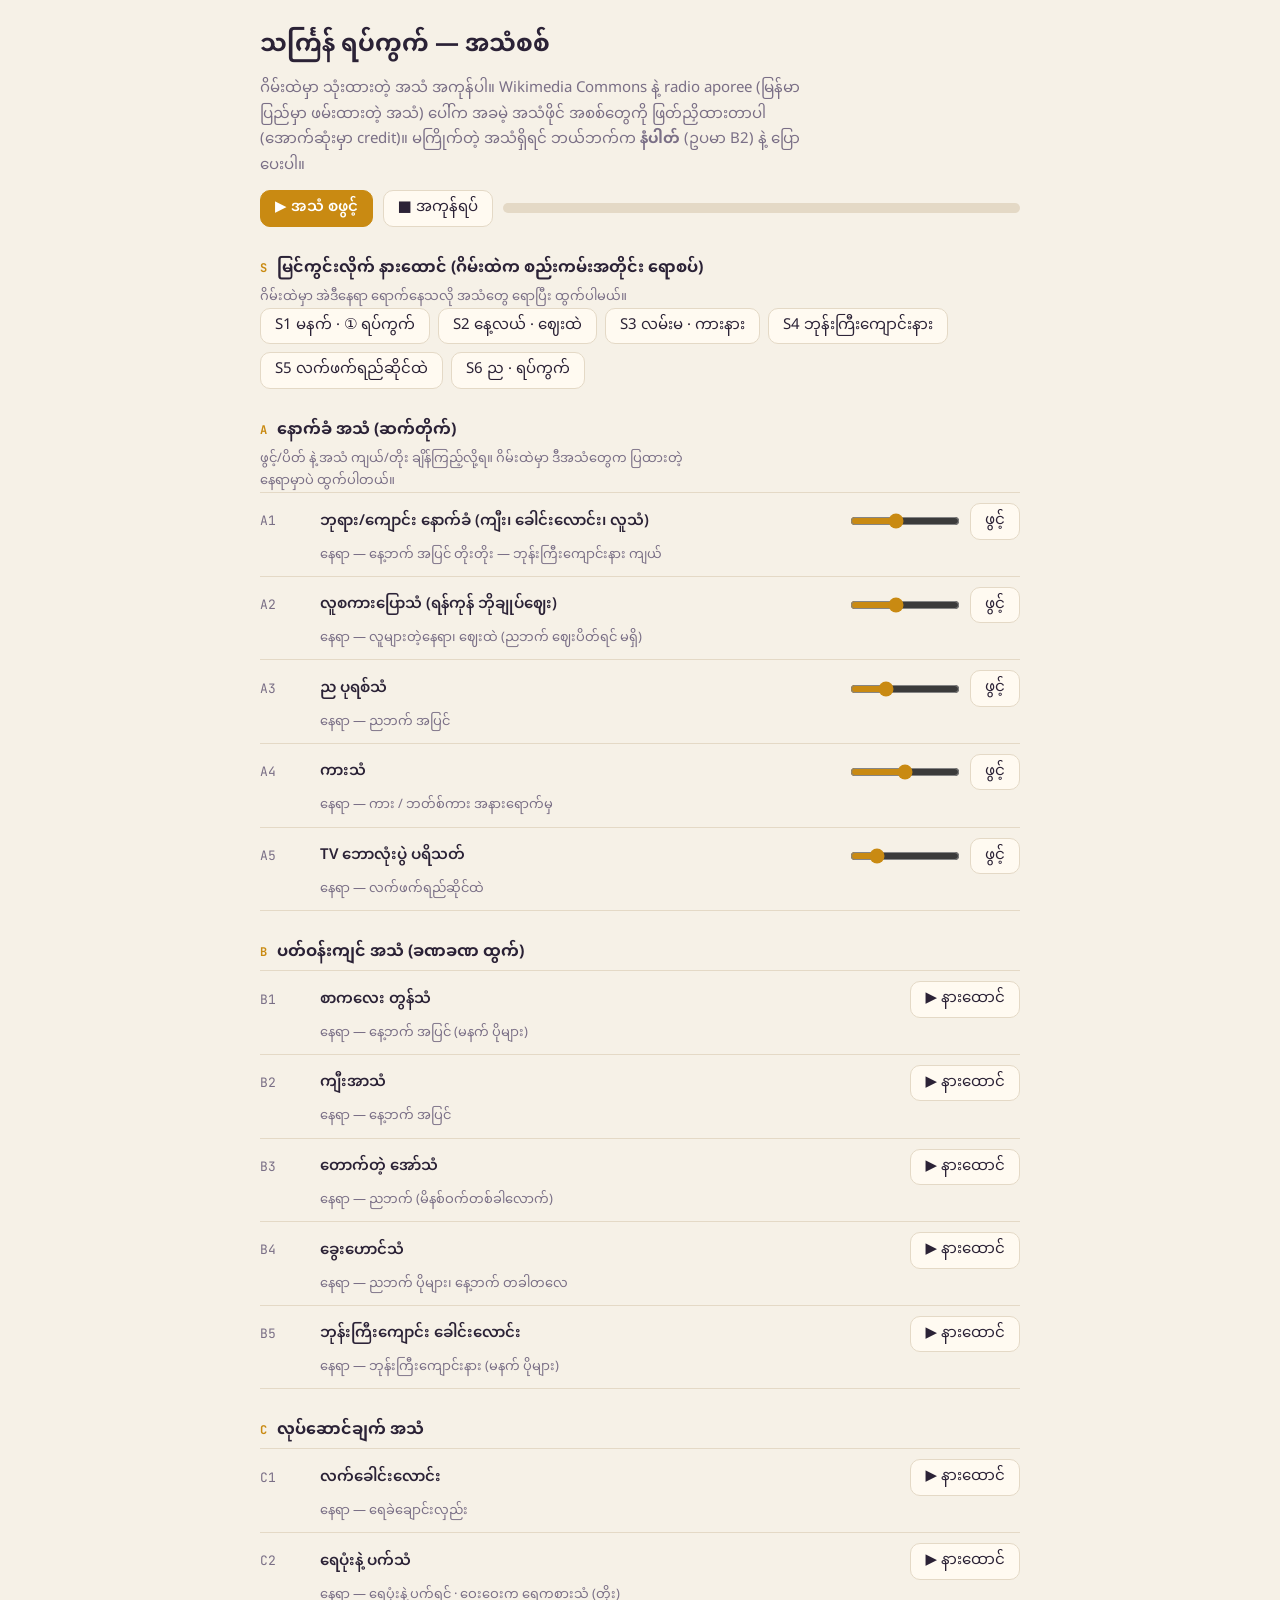
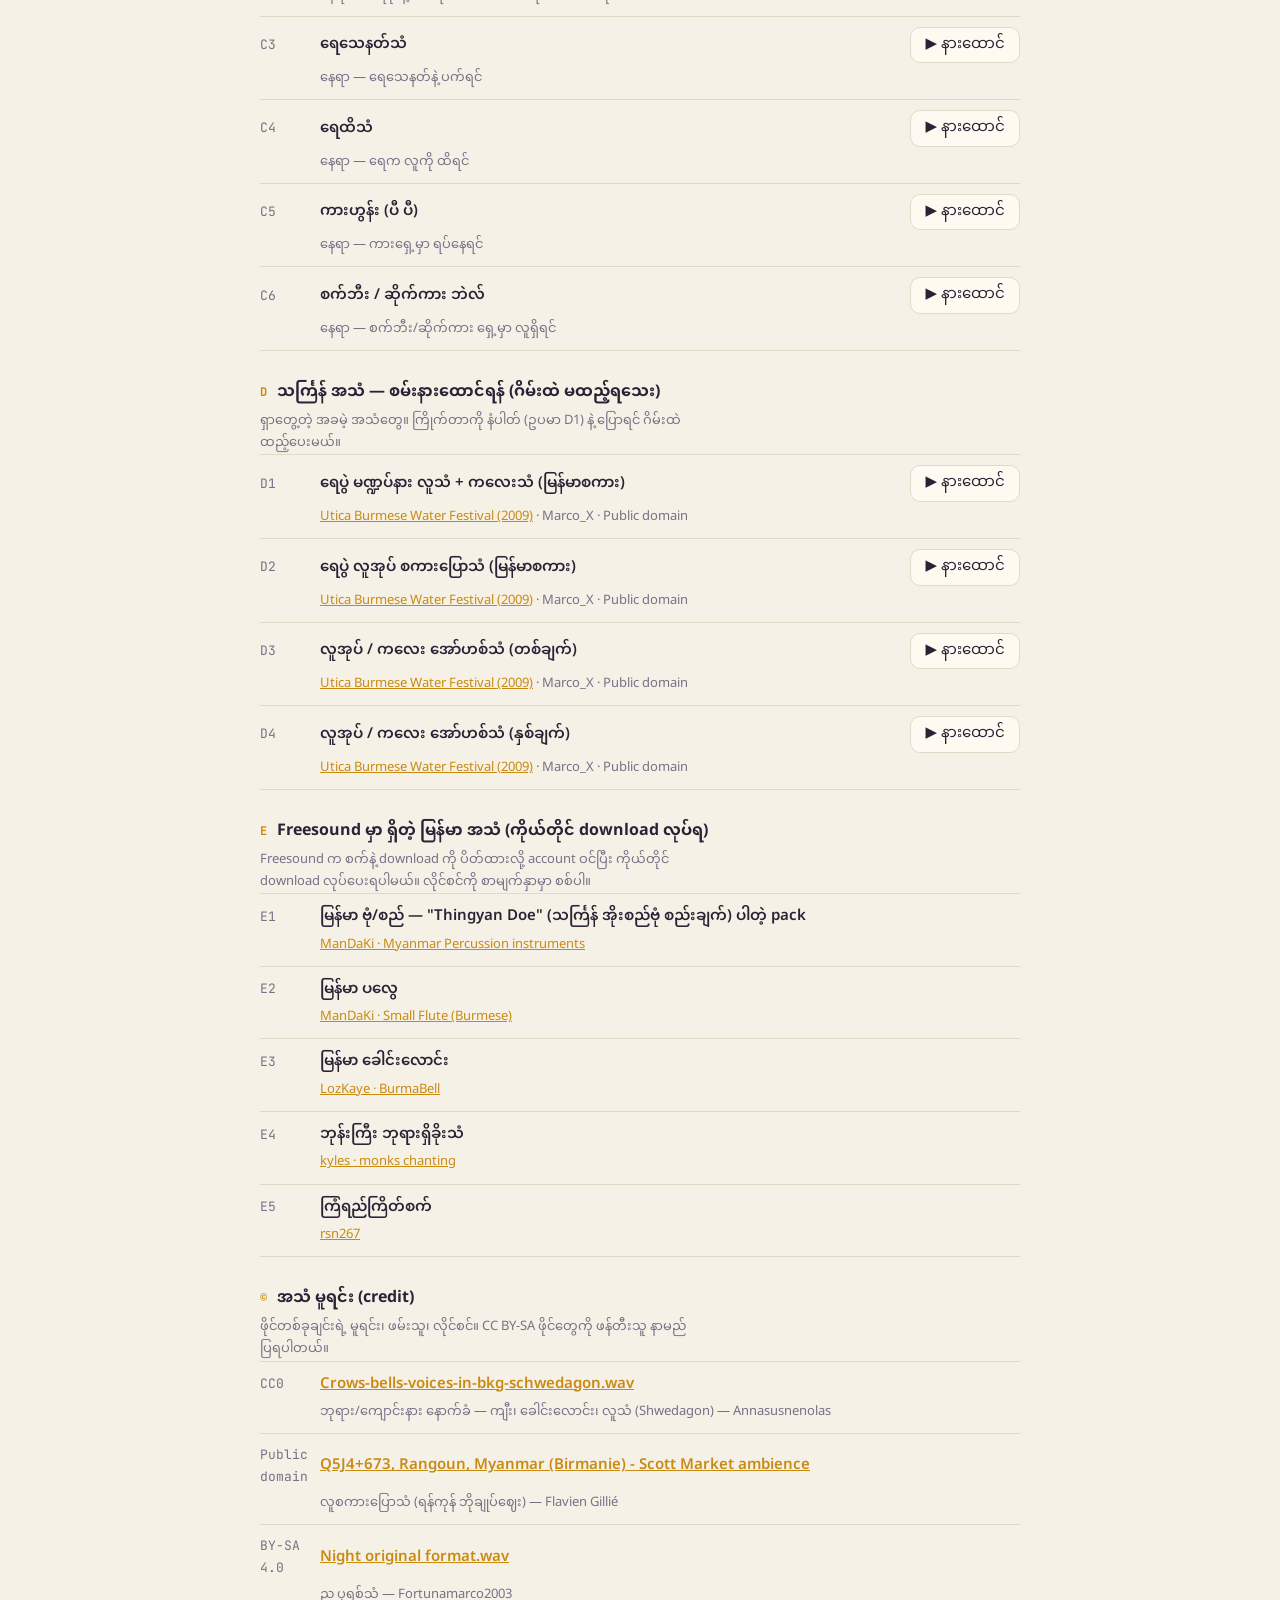
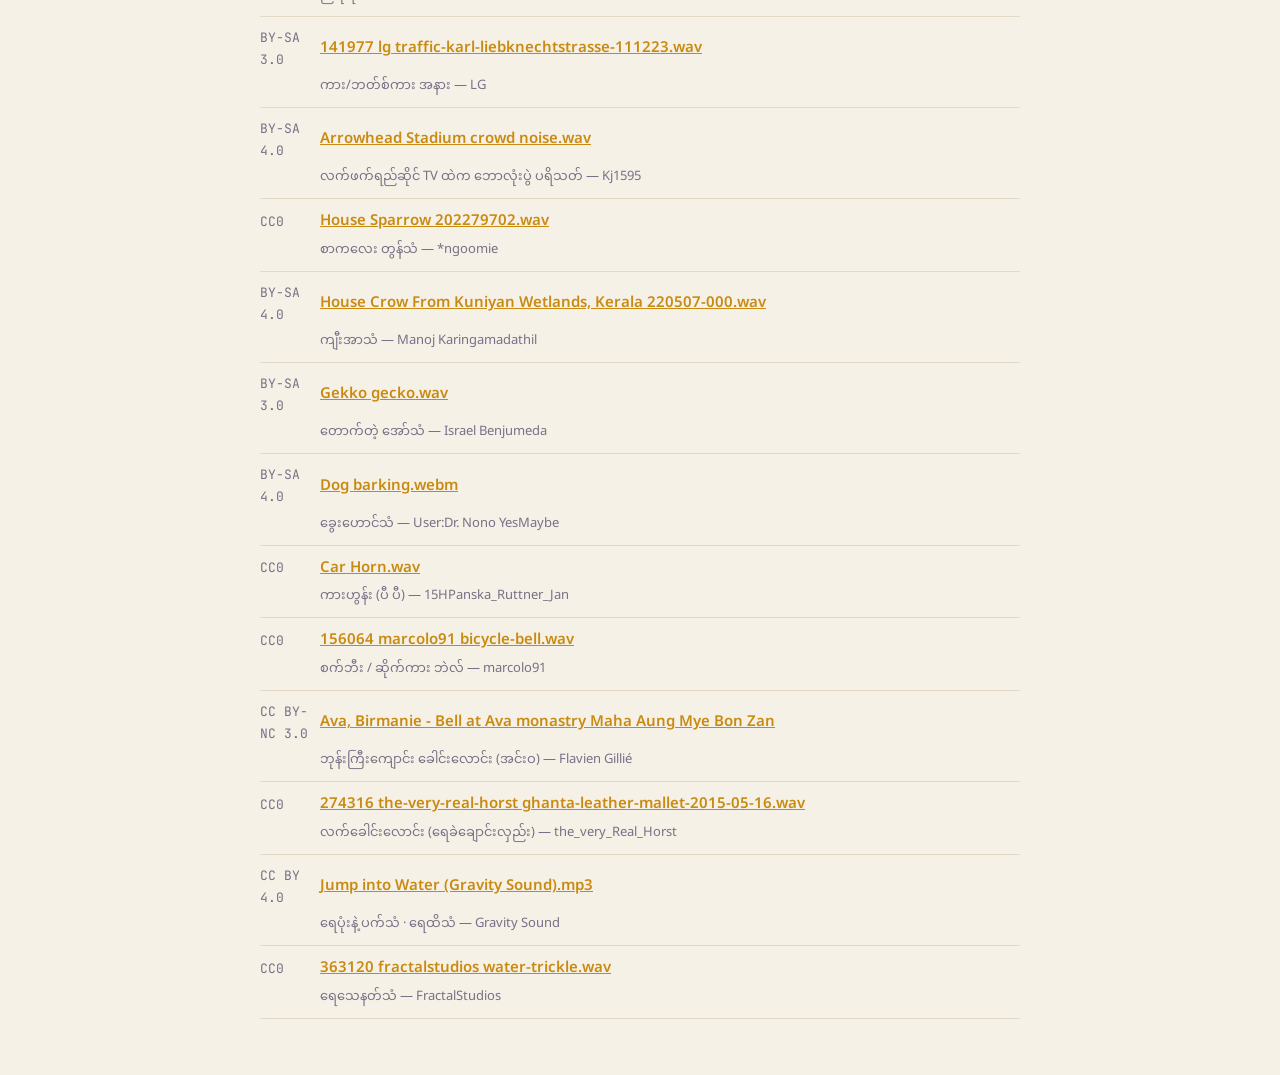
<file: sound-test.html>
<!doctype html>
<html lang="my">
<head>
<meta charset="utf-8">
<meta name="viewport" content="width=device-width, initial-scale=1, viewport-fit=cover">
<title>သင်္ကြန် အသံစစ်</title>
<meta name="claude:viewport-fit-sides" content="cover">
<link rel="preconnect" href="https://fonts.googleapis.com">
<link rel="preconnect" href="https://fonts.gstatic.com" crossorigin>
<link rel="stylesheet" href="https://fonts.googleapis.com/css2?family=Noto+Sans+Myanmar:wght@400;600;700&family=JetBrains+Mono:wght@500&display=swap">
<style>
  /* layout: one narrow column of rows, like a sound engineer's cue sheet — scene buttons on top, then beds, events, effects */
  :root {
    --bg: #f6f1e7; --panel: #fffaf1; --ink: #2b2236; --muted: #7a6f86; --line: #e4d9c6;
    --accent: #c98a12; --accent-ink: #ffffff; --on: #3f7a5a; --meter: #e0a21b;
    --f-body: "Noto Sans Myanmar", "Padauk", "Myanmar Text", system-ui, sans-serif;
    --f-mono: "JetBrains Mono", ui-monospace, Menlo, monospace;
  }
  @media (prefers-color-scheme: dark) { :root:not([data-theme="light"]) {
    --bg: #17142a; --panel: #211d38; --ink: #efe8f8; --muted: #a89fbd; --line: #36305a;
    --accent: #f0b33a; --accent-ink: #1d1830; --on: #7fcf9c; --meter: #f0b33a; color-scheme: dark } }
  :root[data-theme="dark"] {
    --bg: #17142a; --panel: #211d38; --ink: #efe8f8; --muted: #a89fbd; --line: #36305a;
    --accent: #f0b33a; --accent-ink: #1d1830; --on: #7fcf9c; --meter: #f0b33a; color-scheme: dark }
  body { background: var(--bg); color: var(--ink); font-family: var(--f-body); font-size: 15px; line-height: 1.7;
    padding-left: max(16px, env(safe-area-inset-left, 0px)); padding-right: max(16px, env(safe-area-inset-right, 0px)); padding-block: 20px 48px }
  main { max-width: 760px; margin: 0 auto; display: grid; gap: 28px }
  h1 { font-size: 24px; margin: 0; text-wrap: balance; line-height: 1.5 }
  h2 { font-size: 16px; margin: 0 0 4px; display: flex; gap: 10px; align-items: baseline }
  h2 .tag { font-family: var(--f-mono); font-size: 12px; color: var(--accent) }
  p { margin: 0; color: var(--muted); max-width: 62ch }
  header { display: grid; gap: 12px }
  .bar { display: flex; flex-wrap: wrap; gap: 10px; align-items: center }
  button { font: inherit; cursor: pointer; border: 1px solid var(--line); background: var(--panel); color: var(--ink); border-radius: 10px; padding: 6px 14px; line-height: 1.5 }
  button:focus-visible, input:focus-visible { outline: 2px solid var(--accent); outline-offset: 2px }
  button.primary { background: var(--accent); color: var(--accent-ink); border-color: var(--accent); font-weight: 600 }
  button.on { border-color: var(--on); color: var(--on); font-weight: 600 }
  .meter { flex: 1 1 160px; min-width: 120px; height: 10px; border-radius: 6px; background: var(--line); overflow: hidden }
  .meter i { display: block; height: 100%; width: 0; background: var(--meter); transition: width .08s linear }
  .rows { display: grid; border-top: 1px solid var(--line) }
  .row { display: grid; grid-template-columns: 3.2em minmax(0, 1fr) auto; gap: 4px 12px; align-items: center; padding: 10px 0; border-bottom: 1px solid var(--line) }
  .row .id { font-family: var(--f-mono); font-size: 13px; color: var(--muted); font-variant-numeric: tabular-nums }
  .row .name { font-weight: 600; min-width: 0 }
  .row .where { grid-column: 2 / 4; font-size: 13px; color: var(--muted); min-width: 0 }
  .row .ctl { display: flex; gap: 8px; align-items: center }
  .row input[type=range] { width: 110px; accent-color: var(--accent) }
  .scenes { display: flex; flex-wrap: wrap; gap: 8px }
  .row a { color: var(--accent); word-break: break-word }
  .note { font-size: 13px }
  @media (max-width: 480px) { .row input[type=range] { width: 80px } h1 { font-size: 21px } }
  @media (prefers-reduced-motion: reduce) { .meter i { transition: none } }
</style>

</head>
<body>
<main>
  <header>
    <h1>သင်္ကြန် ရပ်ကွက် — အသံစစ်</h1>
    <p>ဂိမ်းထဲမှာ သုံးထားတဲ့ အသံ အကုန်ပါ။ Wikimedia Commons နဲ့ radio aporee (မြန်မာပြည်မှာ ဖမ်းထားတဲ့ အသံ) ပေါ်က အခမဲ့ အသံဖိုင် အစစ်တွေကို ဖြတ်ညှိထားတာပါ (အောက်ဆုံးမှာ credit)။ မကြိုက်တဲ့ အသံရှိရင် ဘယ်ဘက်က <b>နံပါတ်</b> (ဥပမာ B2) နဲ့ ပြောပေးပါ။</p>
    <div class="bar">
      <button id="go" class="primary" type="button">▶ အသံ စဖွင့်</button>
      <button id="stop" type="button">■ အကုန်ရပ်</button>
      <div class="meter" aria-label="အသံ ပမာဏ"><i id="lv"></i></div>
    </div>
  </header>

  <section>
    <h2><span class="tag">S</span>မြင်ကွင်းလိုက် နားထောင် (ဂိမ်းထဲက စည်းကမ်းအတိုင်း ရောစပ်)</h2>
    <p class="note">ဂိမ်းထဲမှာ အဲဒီနေရာ ရောက်နေသလို အသံတွေ ရောပြီး ထွက်ပါမယ်။</p>
    <div class="scenes" id="scenes"></div>
  </section>

  <section>
    <h2><span class="tag">A</span>နောက်ခံ အသံ (ဆက်တိုက်)</h2>
    <p class="note">ဖွင့်/ပိတ် နဲ့ အသံ ကျယ်/တိုး ချိန်ကြည့်လို့ရ။ ဂိမ်းထဲမှာ ဒီအသံတွေက ပြထားတဲ့ နေရာမှာပဲ ထွက်ပါတယ်။</p>
    <div class="rows" id="loops"></div>
  </section>

  <section>
    <h2><span class="tag">B</span>ပတ်ဝန်းကျင် အသံ (ခဏခဏ ထွက်)</h2>
    <div class="rows" id="once"></div>
  </section>

  <section>
    <h2><span class="tag">C</span>လုပ်ဆောင်ချက် အသံ</h2>
    <div class="rows" id="fx"></div>
  </section>

  <section>
    <h2><span class="tag">D</span>သင်္ကြန် အသံ — စမ်းနားထောင်ရန် (ဂိမ်းထဲ မထည့်ရသေး)</h2>
    <p class="note">ရှာတွေ့တဲ့ အခမဲ့ အသံတွေ။ ကြိုက်တာကို နံပါတ် (ဥပမာ D1) နဲ့ ပြောရင် ဂိမ်းထဲ ထည့်ပေးမယ်။</p>
    <div class="rows" id="try"></div>
  </section>

  <section>
    <h2><span class="tag">E</span>Freesound မှာ ရှိတဲ့ မြန်မာ အသံ (ကိုယ်တိုင် download လုပ်ရ)</h2>
    <p class="note">Freesound က စက်နဲ့ download ကို ပိတ်ထားလို့ account ဝင်ပြီး ကိုယ်တိုင် download လုပ်ပေးရပါမယ်။ လိုင်စင်ကို စာမျက်နှာမှာ စစ်ပါ။</p>
    <div class="rows" id="fs"></div>
  </section>

  <section>
    <h2><span class="tag">©</span>အသံ မူရင်း (credit)</h2>
    <p class="note">ဖိုင်တစ်ခုချင်းရဲ့ မူရင်း၊ ဖမ်းသူ၊ လိုင်စင်။ CC BY-SA ဖိုင်တွေကို ဖန်တီးသူ နာမည် ပြရပါတယ်။</p>
    <div class="rows" id="credits"></div>
  </section>
</main>

<script type="module">
  import { createSound, CATALOG } from './sound.js?v=3';
  const snd = createSound(null, { manual: true });
  const $ = id => document.getElementById(id);
  const DEFAULT = { pagoda: .4, crowd: .4, traffic: .5, stadium: .2 };
  const loopOn = {};
  let scene = null;

  function row(item, i, prefix) {
    const r = document.createElement('div'); r.className = 'row';
    r.innerHTML = `<span class="id">${prefix}${i + 1}</span><span class="name"></span><span class="ctl"></span><span class="where"></span>`;
    r.querySelector('.name').textContent = item.name; r.querySelector('.where').textContent = 'နေရာ — ' + item.where;
    const ctl = r.querySelector('.ctl');
    if (item.kind === 'loop') {
      const b = document.createElement('button'); b.type = 'button'; b.textContent = 'ဖွင့်'; b.id = 'l-' + item.key;
      const s = document.createElement('input'); s.type = 'range'; s.min = 0; s.max = 1; s.step = .01; s.value = DEFAULT[item.key] ?? .3; s.id = 'v-' + item.key; s.setAttribute('aria-label', item.name + ' အသံ');
      b.addEventListener('click', () => { stopScene(); loopOn[item.key] = !loopOn[item.key]; b.classList.toggle('on', loopOn[item.key]); b.textContent = loopOn[item.key] ? 'ပိတ်' : 'ဖွင့်'; snd.setLoop(item.key, loopOn[item.key] ? +s.value : 0); });
      s.addEventListener('input', () => { if (loopOn[item.key]) snd.setLoop(item.key, +s.value); });
      ctl.append(s, b);
    } else {
      const b = document.createElement('button'); b.type = 'button'; b.textContent = '▶ နားထောင်'; b.id = 'p-' + item.key;
      b.addEventListener('click', () => snd.play(item.key));
      ctl.append(b);
    }
    return r;
  }
  CATALOG.filter(c => c.kind === 'loop').forEach((c, i) => $('loops').append(row(c, i, 'A')));
  CATALOG.filter(c => c.kind === 'once').forEach((c, i) => $('once').append(row(c, i, 'B')));
  CATALOG.filter(c => c.kind === 'fx').forEach((c, i) => $('fx').append(row(c, i, 'C')));

  const SCENES = [
    ['မနက် · ① ရပ်ကွက်', { phase: 'morning', night: 0, crowd: .3, water: .4, kyaung: .2 }],
    ['နေ့လယ် · ဈေးထဲ', { phase: 'day', night: 0, crowd: .9, market: 1 }],
    ['လမ်းမ · ကားနား', { phase: 'day', night: 0, crowd: .3, engine: .8 }],
    ['ဘုန်းကြီးကျောင်းနား', { phase: 'morning', night: 0, crowd: .1, kyaung: 1 }],
    ['လက်ဖက်ရည်ဆိုင်ထဲ', { phase: 'day', night: 0, inside: 'tea' }],
    ['ည · ရပ်ကွက်', { phase: 'evening', night: 1, crowd: .2 }],
  ];
  SCENES.forEach(([name, e], i) => {
    const b = document.createElement('button'); b.type = 'button'; b.textContent = `S${i + 1} ${name}`; b.id = 's-' + i;
    b.addEventListener('click', () => { snd.start(); allLoopsOff(); scene = e; document.querySelectorAll('#scenes button').forEach(x => x.classList.toggle('on', x === b)); });
    $('scenes').append(b);
  });
  function allLoopsOff() { for (const c of CATALOG) if (c.kind === 'loop') { loopOn[c.key] = false; snd.setLoop(c.key, 0); const b = $('l-' + c.key); b.classList.remove('on'); b.textContent = 'ဖွင့်'; } }
  function stopScene() { if (!scene) return; scene = null; for (const c of CATALOG) if (c.kind === 'loop') snd.setLoop(c.key, 0); document.querySelectorAll('#scenes button').forEach(x => x.classList.remove('on')); }
  $('go').addEventListener('click', () => { snd.start(); $('go').textContent = '✓ အသံ ဖွင့်ပြီး'; });
  $('stop').addEventListener('click', () => { stopScene(); allLoopsOff(); });

  fetch(new URL('./audio/credits.json?v=3', import.meta.url)).then(r => r.json()).then(c => {
    const seen = new Map(); for (const v of Object.values(c)) { if (!seen.has(v.page)) seen.set(v.page, { ...v, whats: new Set() }); seen.get(v.page).whats.add(v.what); }
    for (const v of seen.values()) {
      const r = document.createElement('div'); r.className = 'row'; r.innerHTML = '<span class="id"></span><span class="name"></span><span class="ctl"></span><span class="where"></span>';
      r.querySelector('.id').textContent = v.license.replace('CC BY-SA', 'BY-SA'); const a = document.createElement('a'); a.href = v.page; a.target = '_blank'; a.rel = 'noopener'; a.textContent = v.title;
      r.querySelector('.name').append(a); r.querySelector('.where').textContent = [...v.whats].join(' · ') + ' — ' + v.author; $('credits').append(r);
    }
  }).catch(() => {});
  fetch(new URL('./audio/try/candidates.json?v=3', import.meta.url)).then(r => r.json()).then(c => Object.values(c).forEach((v, i) => {
    const r = document.createElement('div'); r.className = 'row'; r.innerHTML = '<span class="id"></span><span class="name"></span><span class="ctl"></span><span class="where"></span>';
    r.querySelector('.id').textContent = 'D' + (i + 1); r.querySelector('.name').textContent = v.what;
    const au = new Audio(new URL('./' + v.file + '?v=3', import.meta.url).href); au.preload = 'none';
    const btn = document.createElement('button'); btn.type = 'button'; btn.textContent = '▶ နားထောင်'; btn.id = 't-' + i; r.querySelector('.ctl').append(btn);
    btn.addEventListener('click', () => { if (au.paused) { au.currentTime = 0; au.play(); } else au.pause(); });
    au.addEventListener('play', () => { btn.textContent = '■ ရပ်'; btn.classList.add('on'); });
    au.addEventListener('pause', () => { btn.textContent = '▶ နားထောင်'; btn.classList.remove('on'); }); au.addEventListener('ended', () => au.dispatchEvent(new Event('pause')));
    const a = document.createElement('a'); a.href = v.page; a.target = '_blank'; a.rel = 'noopener'; a.textContent = v.title; r.querySelector('.where').append(a, ` · ${v.author} · ${v.license}`); $('try').append(r);
  })).catch(() => {});
  [['မြန်မာ ဗုံ/စည် — "Thingyan Doe" (သင်္ကြန် အိုးစည်ဗုံ စည်းချက်) ပါတဲ့ pack', 'ManDaKi · Myanmar Percussion instruments', 'https://freesound.org/people/ManDaKi/packs/38892/'],
   ['မြန်မာ ပလွေ', 'ManDaKi · Small Flute (Burmese)', 'https://freesound.org/people/ManDaKi/sounds/751628/'],
   ['မြန်မာ ခေါင်းလောင်း', 'LozKaye · BurmaBell', 'https://freesound.org/s/94024/'],
   ['ဘုန်းကြီး ဘုရားရှိခိုးသံ', 'kyles · monks chanting', 'https://freesound.org/s/177597/'],
   ['ကြံရည်ကြိတ်စက်', 'rsn267', 'https://freesound.org/s/275589/'],
  ].forEach(([what, who, url], i) => {
    const r = document.createElement('div'); r.className = 'row'; r.innerHTML = '<span class="id"></span><span class="name"></span><span class="ctl"></span><span class="where"></span>';
    r.querySelector('.id').textContent = 'E' + (i + 1); r.querySelector('.name').textContent = what;
    const a = document.createElement('a'); a.href = url; a.target = '_blank'; a.rel = 'noopener'; a.textContent = who; r.querySelector('.where').append(a); $('fs').append(r);
  });
  let last = performance.now();
  function frame(t) {
    const dt = Math.min(.1, (t - last) / 1000); last = t;
    if (scene) snd.env(scene, true); else snd.tick(dt);
    $('lv').style.width = Math.min(100, snd.level() * 400) + '%';
    requestAnimationFrame(frame);
  }
  requestAnimationFrame(frame);
</script>
</body>
</html>
</file>
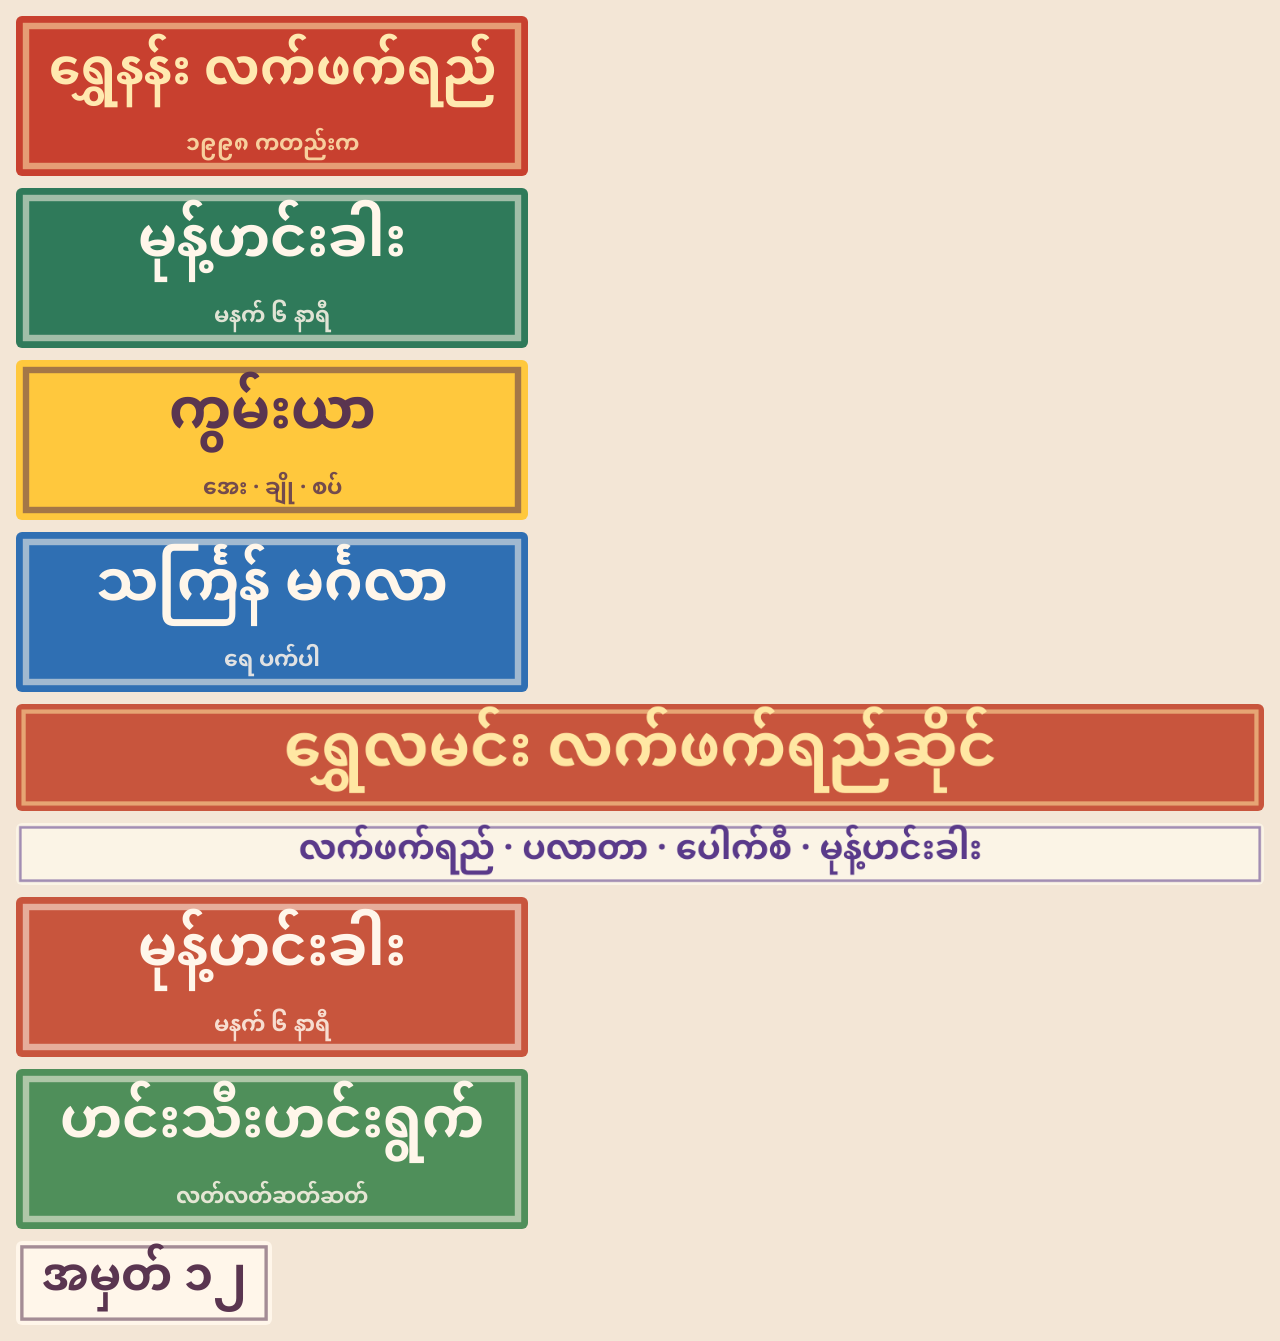
<file: art/signs.html>
<!doctype html>
<html lang="my">
<head>
<meta charset="utf-8">
<meta name="viewport" content="width=device-width,initial-scale=1">
<title>ဆိုင်းဘုတ် ပုံ</title>
<!-- art/building.py (camlab ဆိုင်) နဲ့ art/buildings.py (T2 ရပ်ကွက် hero ၃ ခု) က ဒီ PNG တွေကို ဆိုင်းဘုတ် texture အဖြစ် သုံး။
     Blender ရဲ့ text object က ဗမာစာ ပေါင်းစပ်ပုံ (shaping) မမှန်လို့ စာကို browser မှာ ဆွဲပြီး PNG ထုတ်တာ။
     ထုတ်ပုံ: ဒီစာမျက်နှာ ဖွင့် → ပုံ ၄ ခုပေါ် ညာကလစ် သိမ်း → art/signs/sign-<n>.png
     (ဒါမှမဟုတ် Playwright နဲ့ window.signs() က dataURL ကို ယူ) -->
<link rel="stylesheet" href="https://fonts.googleapis.com/css2?family=Noto+Sans+Myanmar:wght@700&display=swap">
<style>body{margin:16px;background:#f3e6d6;font-family:"Noto Sans Myanmar",sans-serif} img{display:block;max-width:100%;margin:0 0 12px;border-radius:6px}</style>
</head>
<body>
<div id="out"></div>
<script>
// [file name, text, board colour, text colour, small line, canvas w, canvas h] — w/h = the board's real aspect (default 512 × 160)
const SIGNS = [
  ['front', 'ရွှေနန်း လက်ဖက်ရည်', '#c8402f', '#ffe9b0', '၁၉၉၈ ကတည်းက'],
  ['right', 'မုန့်ဟင်းခါး', '#2f7a5a', '#fff6ea', 'မနက် ၆ နာရီ'],
  ['back', 'ကွမ်းယာ', '#ffc83d', '#5a3550', 'အေး · ချို · စပ်'],
  ['left', 'သင်္ကြန် မင်္ဂလာ', '#2f6fb3', '#fff6ea', 'ရေ ပက်ပါ'],
  // T2 ရပ်ကွက် (yangon/set.js ရဲ့ textTex နဲ့ စာ/အရောင် တူ)
  ['tea-name', 'ရွှေလမင်း လက်ဖက်ရည်ဆိုင်', '#c8553d', '#ffe7a3', '', 1536, 132],
  ['tea-menu', 'လက်ဖက်ရည် · ပလာတာ · ပေါက်စီ · မုန့်ဟင်းခါး', '#fbf4e6', '#5a3a8a', '', 1536, 76],
  ['mohinga', 'မုန့်ဟင်းခါး', '#c8553d', '#fff6ea', 'မနက် ၆ နာရီ', 512, 160],
  ['veg', 'ဟင်းသီးဟင်းရွက်', '#4f8f5a', '#fff6ea', 'လတ်လတ်ဆတ်ဆတ်', 512, 160],
  ['home-no', 'အမှတ် ၁၂', '#fff6ea', '#5a3550', '', 256, 84],
];
function draw([, text, bg, ink, sub, w = 512, h = 160]) {
  const c = document.createElement('canvas'); c.width = w; c.height = h; const g = c.getContext('2d'), m = Math.min(10, h * .07);
  g.fillStyle = bg; g.fillRect(0, 0, w, h);
  g.strokeStyle = ink; g.globalAlpha = .55; g.lineWidth = Math.max(3, h * .04); g.strokeRect(m, m, w - 2 * m, h - 2 * m); g.globalAlpha = 1;
  g.fillStyle = ink; g.textAlign = 'center'; g.textBaseline = 'middle';
  const big = sub ? h * .35 : h * .55, y = sub ? h * .39 : h * .52;
  let s = big; g.font = `700 ${s}px "Noto Sans Myanmar"`; while (g.measureText(text).width > w * .9) g.font = `700 ${s -= 2}px "Noto Sans Myanmar"`;
  g.fillText(text, w / 2, y);
  if (sub) { g.font = `700 ${Math.round(h * .14)}px "Noto Sans Myanmar"`; g.globalAlpha = .85; g.fillText(sub, w / 2, h * .82); }
  return c.toDataURL('image/png');
}
window.ready = document.fonts.load('700 40px "Noto Sans Myanmar"', 'က').then(() => {
  const urls = Object.fromEntries(SIGNS.map(s => [s[0], draw(s)]));
  for (const [k, u] of Object.entries(urls)) { const im = new Image(); im.src = u; im.title = `sign-${k}.png`; document.getElementById('out').append(im); }
  window.signs = () => urls;
});
</script>
</body>
</html>
</file>
